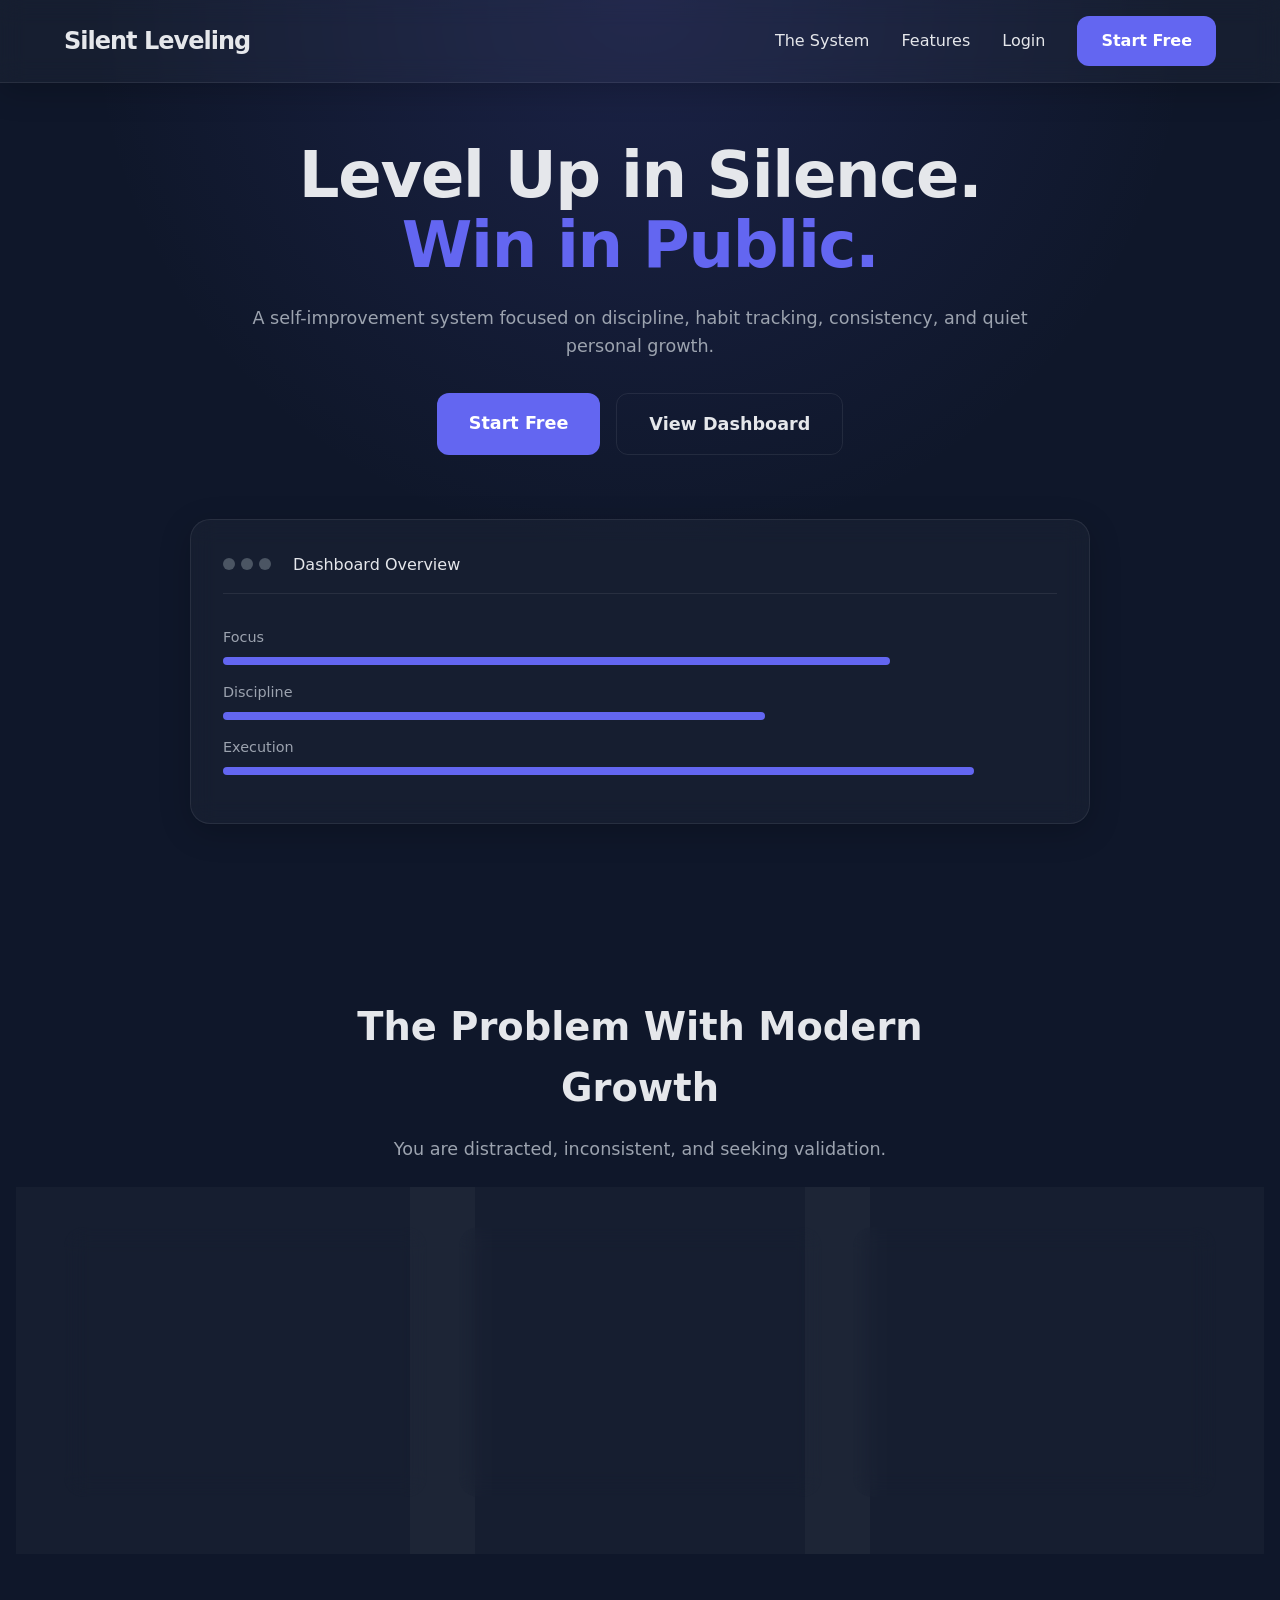
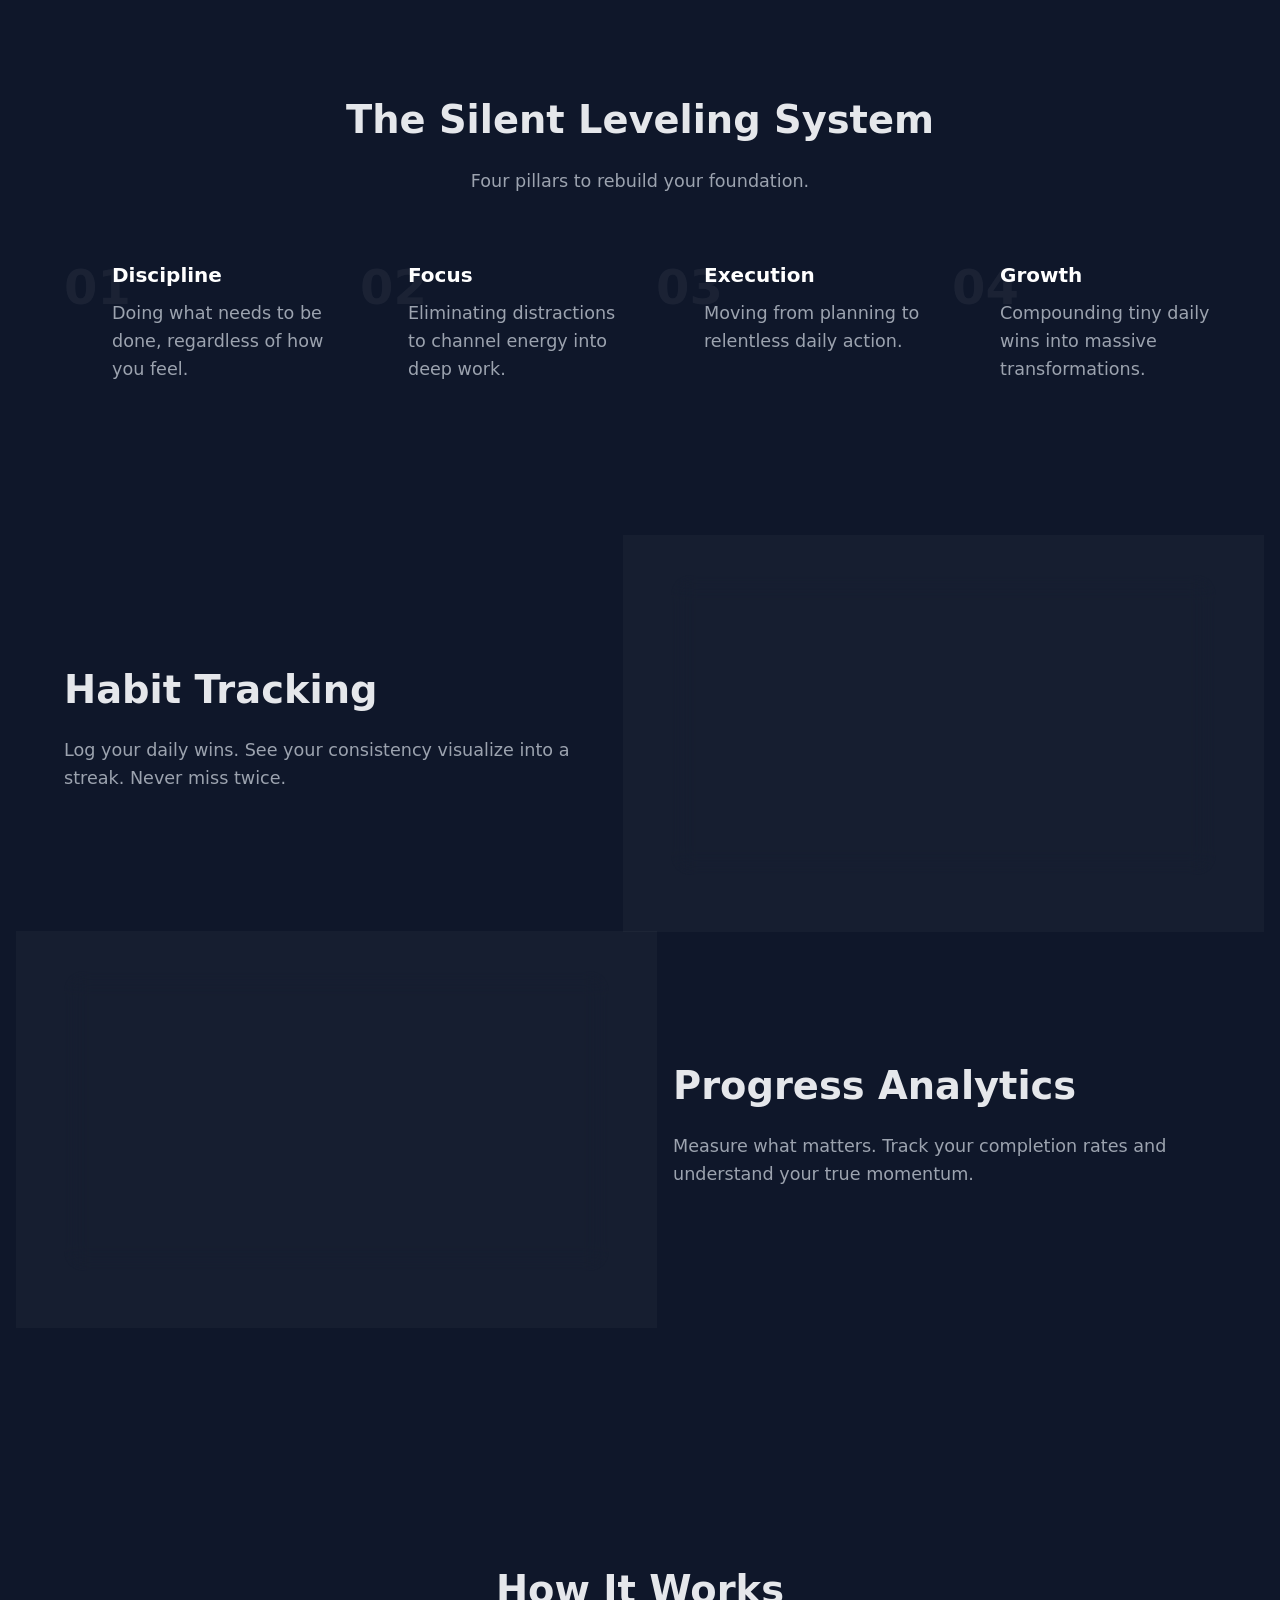
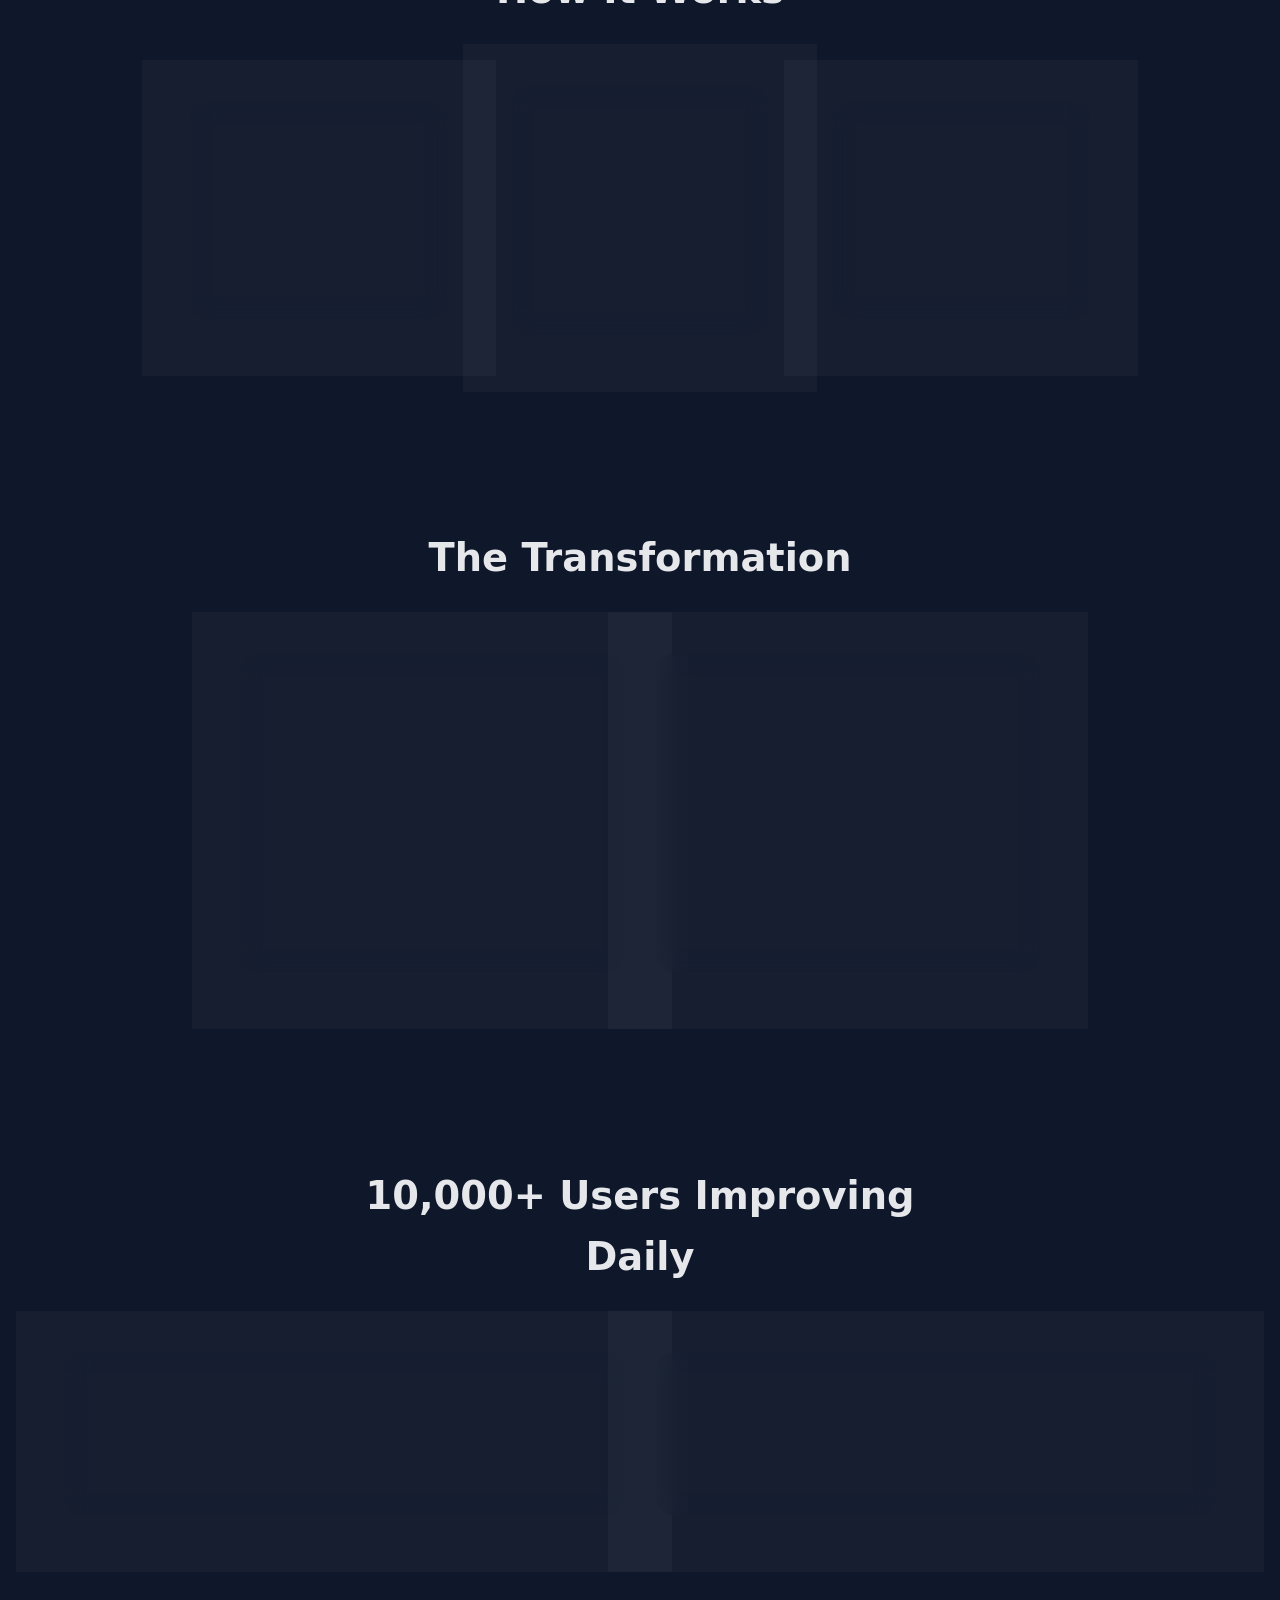
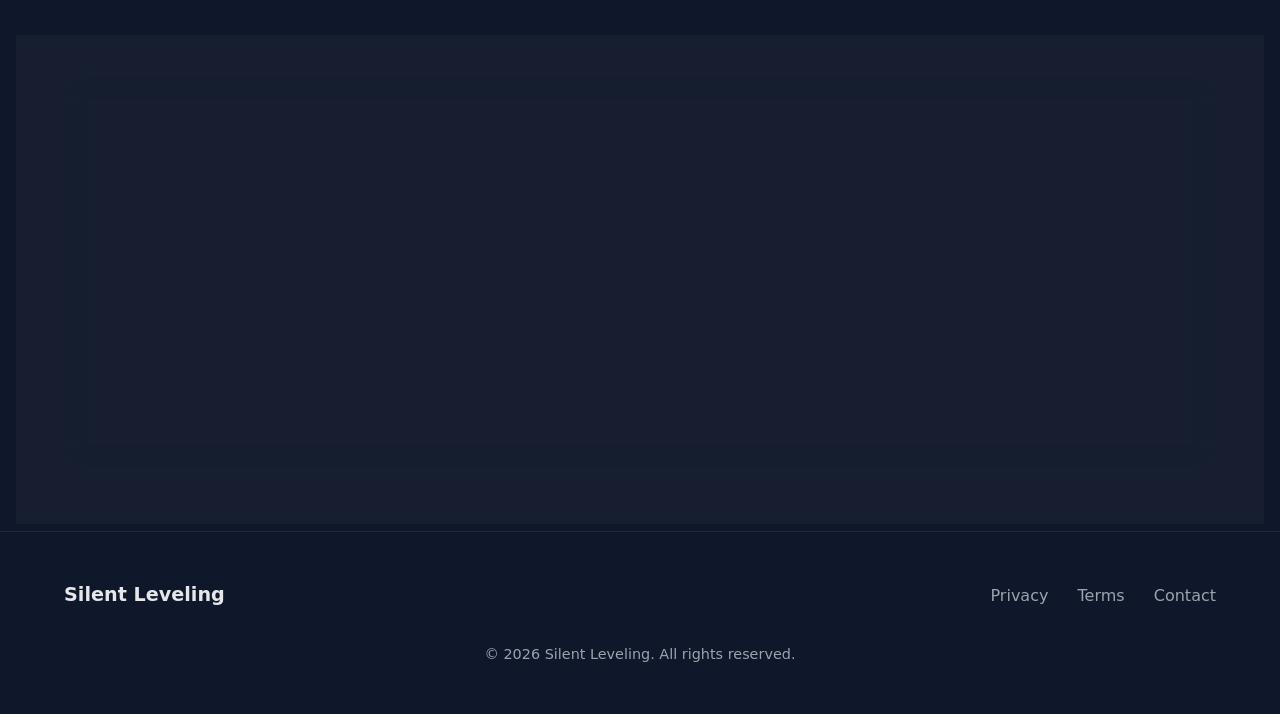
<file: index.html>
<!DOCTYPE html>
<html lang="en">
<head>
    <meta charset="UTF-8">
    <meta name="viewport" content="width=device-width, initial-scale=1.0">
    <title>Silent Leveling | Level Up in Silence</title>
    <link rel="stylesheet" href="styles.css">
</head>
<body>
    <nav class="navbar glass">
        <div class="logo">Silent Leveling</div>
        <div class="nav-links">
            <a href="#system">The System</a>
            <a href="#features">Features</a>
            <a href="signin.html" class="nav-login">Login</a>
            <a href="signup.html" class="btn-primary">Start Free</a>
        </div>
    </nav>

    <header class="hero">
        <div class="hero-content">
            <h1 class="fade-in">Level Up in Silence.<br><span class="accent-text">Win in Public.</span></h1>
            <p class="fade-in delay-1">A self-improvement system focused on discipline, habit tracking, consistency, and quiet personal growth.</p>
            <div class="hero-ctas fade-in delay-2">
                <a href="signup.html" class="btn-primary large">Start Free</a>
                <a href="dashboard.html" class="btn-secondary large">View Dashboard</a>
            </div>
        </div>
        <div class="hero-visual fade-in delay-3 glass">
            <div class="mock-dash-header">
                <div class="mock-dots">
                    <span></span><span></span><span></span>
                </div>
                <div class="mock-title">Dashboard Overview</div>
            </div>
            <div class="mock-stats">
                <div class="mock-stat"><span>Focus</span><div class="bar" style="width: 80%"></div></div>
                <div class="mock-stat"><span>Discipline</span><div class="bar" style="width: 65%"></div></div>
                <div class="mock-stat"><span>Execution</span><div class="bar" style="width: 90%"></div></div>
            </div>
        </div>
    </header>

    <section id="problem" class="problem-section observe">
        <div class="section-header">
            <h2>The Problem With Modern Growth</h2>
            <p>You are distracted, inconsistent, and seeking validation.</p>
        </div>
        <div class="grid-3">
            <div class="card glass">
                <div class="card-icon">⚡</div>
                <h3>Lack of Direction</h3>
                <p>Jumping from trend to trend without a solid foundation or clear end goal.</p>
            </div>
            <div class="card glass">
                <div class="card-icon">⏳</div>
                <h3>Procrastination</h3>
                <p>Waiting for motivation to strike instead of relying on unbreakable discipline.</p>
            </div>
            <div class="card glass">
                <div class="card-icon">📉</div>
                <h3>Inconsistency</h3>
                <p>Starting strong but failing to maintain the momentum when it gets difficult.</p>
            </div>
        </div>
    </section>

    <section id="system" class="system-section observe">
        <div class="section-header">
            <h2>The Silent Leveling System</h2>
            <p>Four pillars to rebuild your foundation.</p>
        </div>
        <div class="grid-4">
            <div class="pillar">
                <div class="pillar-number">01</div>
                <h3>Discipline</h3>
                <p>Doing what needs to be done, regardless of how you feel.</p>
            </div>
            <div class="pillar">
                <div class="pillar-number">02</div>
                <h3>Focus</h3>
                <p>Eliminating distractions to channel energy into deep work.</p>
            </div>
            <div class="pillar">
                <div class="pillar-number">03</div>
                <h3>Execution</h3>
                <p>Moving from planning to relentless daily action.</p>
            </div>
            <div class="pillar">
                <div class="pillar-number">04</div>
                <h3>Growth</h3>
                <p>Compounding tiny daily wins into massive transformations.</p>
            </div>
        </div>
    </section>

    <section id="features" class="features-section observe">
        <div class="feature-row">
            <div class="feature-text">
                <h2>Habit Tracking</h2>
                <p>Log your daily wins. See your consistency visualize into a streak. Never miss twice.</p>
            </div>
            <div class="feature-visual glass">
                <div class="mock-grid">
                    <div class="cell active"></div><div class="cell active"></div><div class="cell"></div><div class="cell active"></div><div class="cell active"></div>
                </div>
            </div>
        </div>
        <div class="feature-row reverse">
            <div class="feature-text">
                <h2>Progress Analytics</h2>
                <p>Measure what matters. Track your completion rates and understand your true momentum.</p>
            </div>
            <div class="feature-visual glass">
                <div class="mock-circle-chart">78%</div>
            </div>
        </div>
    </section>

    <section id="how-it-works" class="how-it-works observe">
        <div class="section-header">
            <h2>How It Works</h2>
        </div>
        <div class="steps-container">
            <div class="step glass">
                <div class="step-num">1</div>
                <h3>Track Habits</h3>
                <p>Define your core daily actions.</p>
            </div>
            <div class="step-connector"></div>
            <div class="step glass">
                <div class="step-num">2</div>
                <h3>Build Consistency</h3>
                <p>Execute silently every single day.</p>
            </div>
            <div class="step-connector"></div>
            <div class="step glass">
                <div class="step-num">3</div>
                <h3>Achieve Mastery</h3>
                <p>Transform your identity over time.</p>
            </div>
        </div>
    </section>

    <section class="benefits-section observe">
        <div class="section-header">
            <h2>The Transformation</h2>
        </div>
        <div class="before-after-grid">
            <div class="state before glass">
                <h3>Before</h3>
                <ul>
                    <li>Waiting for motivation</li>
                    <li>Easily distracted</li>
                    <li>Seeking external validation</li>
                    <li>Stagnant growth</li>
                </ul>
            </div>
            <div class="state after glass">
                <h3>After</h3>
                <ul>
                    <li>Relentless discipline</li>
                    <li>Laser-focused</li>
                    <li>Quiet confidence</li>
                    <li>Exponential growth</li>
                </ul>
            </div>
        </div>
    </section>

    <section class="social-proof observe">
        <div class="section-header">
            <h2>10,000+ Users Improving Daily</h2>
        </div>
        <div class="testimonials">
            <div class="testimonial glass">
                <p>"I stopped talking about my goals and started executing. The dashboard keeps me accountable."</p>
                <span>- Marcus T.</span>
            </div>
            <div class="testimonial glass">
                <p>"The minimalist design perfectly matches the mindset required for true self-improvement."</p>
                <span>- Sarah J.</span>
            </div>
        </div>
    </section>

    <section class="cta-section observe glass">
        <h2>Ready to Level Up?</h2>
        <p>Your future self is watching. Start building discipline today.</p>
        <a href="signup.html" class="btn-primary large">Create Your Account</a>
    </section>

    <footer>
        <div class="footer-content">
            <div class="footer-logo">Silent Leveling</div>
            <div class="footer-links">
                <a href="#">Privacy</a>
                <a href="#">Terms</a>
                <a href="#">Contact</a>
            </div>
        </div>
        <p class="copyright">&copy; 2026 Silent Leveling. All rights reserved.</p>
    </footer>

    <script src="script.js"></script>
</body>
</html>
</file>
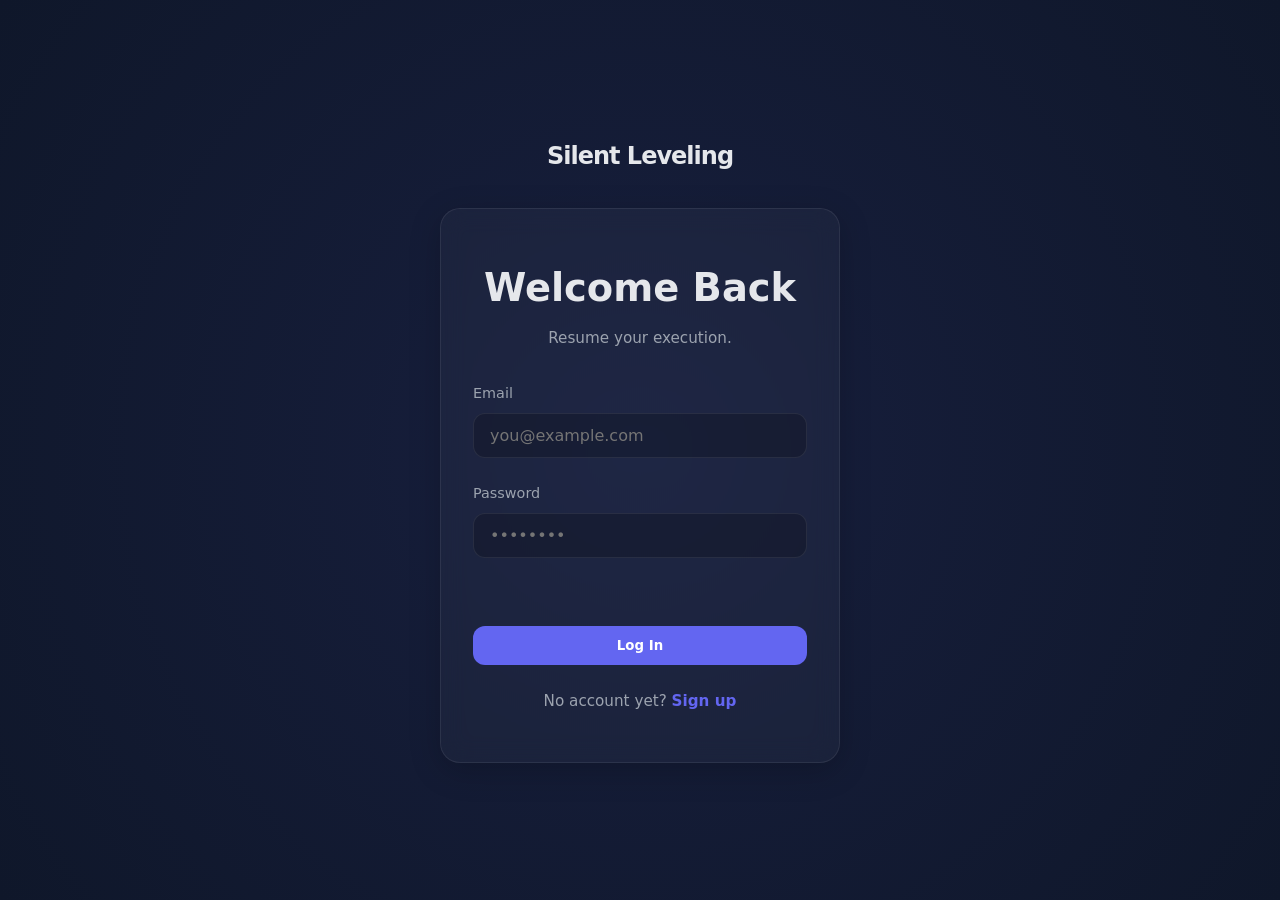
<file: dashboard.html>
<!DOCTYPE html>
<html lang="en">
<head>
    <meta charset="UTF-8">
    <meta name="viewport" content="width=device-width, initial-scale=1.0">
    <title>Dashboard | Silent Leveling</title>
    <link rel="stylesheet" href="styles.css">
    <link rel="stylesheet" href="dashboard.css">
</head>
<body>
    <div class="dashboard-layout">
        <aside class="sidebar glass">
            <div class="sidebar-header">
                <h2>Silent Leveling</h2>
            </div>
            <nav class="sidebar-nav">
                <a href="#" class="active">Habits</a>
                <a href="#">Analytics</a>
                <a href="#">Settings</a>
            </nav>
            <div class="sidebar-footer">
                <button id="logoutBtn" class="btn-secondary">Log Out</button>
            </div>
        </aside>

        <main class="main-content">
            <header class="top-header">
                <div>
                    <h1 id="greeting">Welcome Back</h1>
                    <p>Current Month: <span id="currentMonthStr"></span></p>
                </div>
                <div class="stats-panel">
                    <div class="stat-card glass">
                        <div class="stat-value" id="statCompleted">0</div>
                        <div class="stat-label">Total Completes</div>
                    </div>
                    <div class="stat-card glass">
                        <div class="stat-value accent-text" id="statRate">0%</div>
                        <div class="stat-label">Success Rate</div>
                    </div>
                </div>
            </header>

            <section class="habit-section glass">
                <div class="habit-header">
                    <h2>Daily Execution</h2>
                    <form id="addHabitForm" class="add-habit-form">
                        <input type="text" id="newHabitName" placeholder="New Habit (e.g. Read 10 pages)" required>
                        <button type="submit" class="btn-primary">Add</button>
                    </form>
                </div>

                <div class="tracker-container">
                    <div class="tracker-grid" id="trackerGrid">
                        </div>
                </div>
            </section>
        </main>
    </div>
    <script src="dashboard.js"></script>
</body>
</html>
</file>
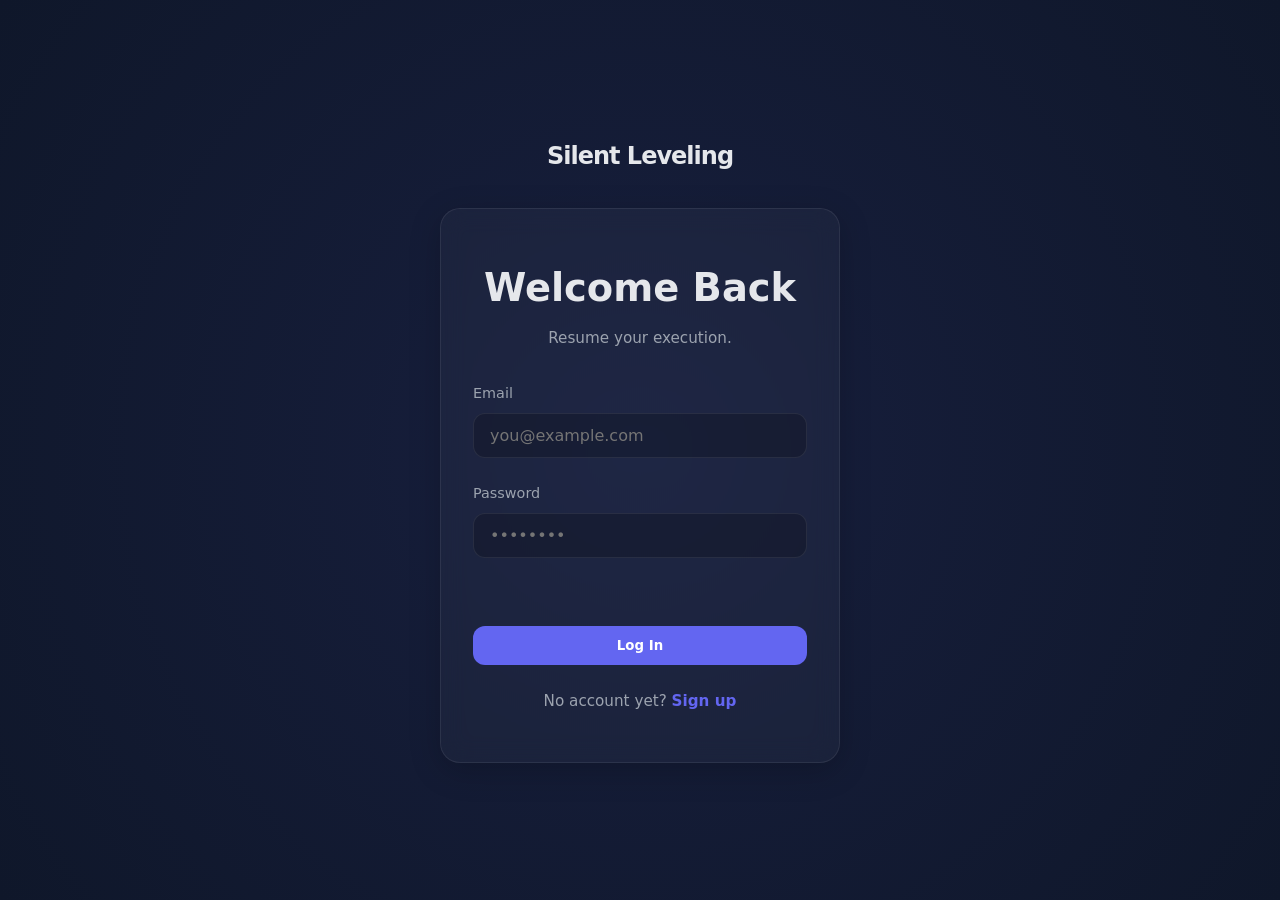
<file: signin.html>
<!DOCTYPE html>
<html lang="en">
<head>
    <meta charset="UTF-8">
    <meta name="viewport" content="width=device-width, initial-scale=1.0">
    <title>Log In | Silent Leveling</title>
    <link rel="stylesheet" href="styles.css">
    <link rel="stylesheet" href="auth.css">
</head>
<body>
    <div class="auth-container">
        <a href="index.html" class="auth-logo">Silent Leveling</a>
        <div class="auth-card glass">
            <h2>Welcome Back</h2>
            <p>Resume your execution.</p>
            <form id="signinForm">
                <div class="input-group">
                    <label for="email">Email</label>
                    <input type="email" id="email" required placeholder="you@example.com">
                </div>
                <div class="input-group">
                    <label for="password">Password</label>
                    <input type="password" id="password" required placeholder="••••••••">
                </div>
                <div id="error-msg" class="error-msg"></div>
                <button type="submit" class="btn-primary auth-btn">Log In</button>
            </form>
            <p class="auth-switch">No account yet? <a href="signup.html">Sign up</a></p>
        </div>
    </div>
    <script src="auth.js"></script>
</body>
</html>
</file>
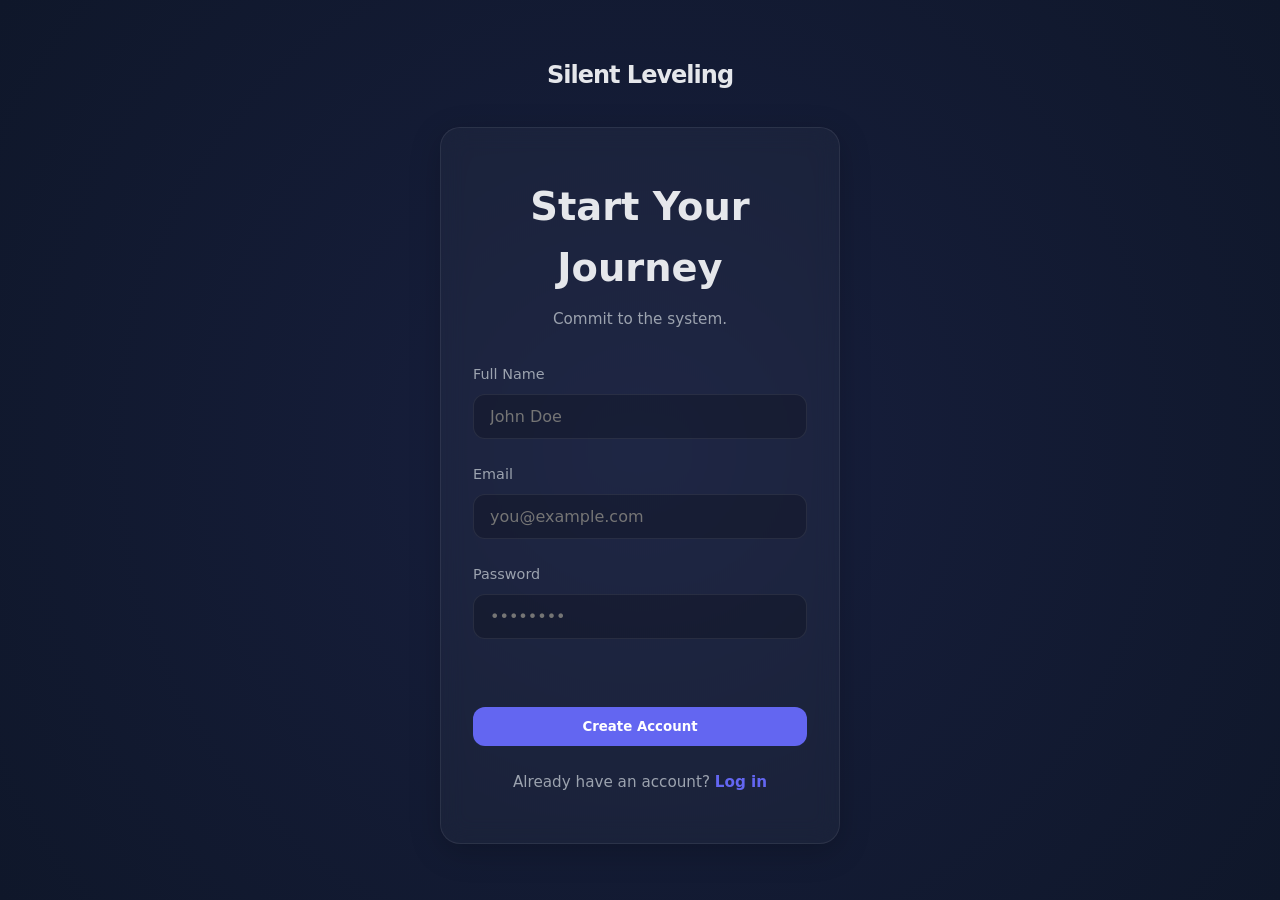
<file: signup.html>
<!DOCTYPE html>
<html lang="en">
<head>
    <meta charset="UTF-8">
    <meta name="viewport" content="width=device-width, initial-scale=1.0">
    <title>Sign Up | Silent Leveling</title>
    <link rel="stylesheet" href="styles.css">
    <link rel="stylesheet" href="auth.css">
</head>
<body>
    <div class="auth-container">
        <a href="index.html" class="auth-logo">Silent Leveling</a>
        <div class="auth-card glass">
            <h2>Start Your Journey</h2>
            <p>Commit to the system.</p>
            <form id="signupForm">
                <div class="input-group">
                    <label for="name">Full Name</label>
                    <input type="text" id="name" required placeholder="John Doe">
                </div>
                <div class="input-group">
                    <label for="email">Email</label>
                    <input type="email" id="email" required placeholder="you@example.com">
                </div>
                <div class="input-group">
                    <label for="password">Password</label>
                    <input type="password" id="password" required placeholder="••••••••">
                </div>
                <div id="error-msg" class="error-msg"></div>
                <button type="submit" class="btn-primary auth-btn">Create Account</button>
            </form>
            <p class="auth-switch">Already have an account? <a href="signin.html">Log in</a></p>
        </div>
    </div>
    <script src="auth.js"></script>
</body>
</html>
</file>
<file: styles.css>
:root {
    --bg-color: #0f172a;
    --primary: #6366f1;
    --primary-hover: #4f46e5;
    --accent: #22c55e;
    --text-main: #e5e7eb;
    --text-muted: #9ca3af;
    --glass-bg: rgba(255, 255, 255, 0.03);
    --glass-border: rgba(255, 255, 255, 0.08);
    --radius-lg: 20px;
    --radius-md: 12px;
    --transition: all 0.3s ease;
}

* {
    margin: 0;
    padding: 0;
    box-sizing: border-box;
    font-family: system-ui, -apple-system, BlinkMacSystemFont, 'Segoe UI', Roboto, sans-serif;
}

body {
    background-color: var(--bg-color);
    color: var(--text-main);
    line-height: 1.6;
    overflow-x: hidden;
}

a {
    text-decoration: none;
    color: inherit;
}

h1 { font-size: clamp(2.5rem, 5vw, 4.5rem); line-height: 1.1; margin-bottom: 1.5rem; letter-spacing: -0.02em; }
h2 { font-size: clamp(2rem, 3vw, 2.5rem); margin-bottom: 1rem; }
h3 { font-size: 1.25rem; margin-bottom: 0.5rem; color: #fff; }
p { color: var(--text-muted); font-size: 1.1rem; }
.accent-text { color: var(--primary); }

.glass {
    background: var(--glass-bg);
    backdrop-filter: blur(12px);
    -webkit-backdrop-filter: blur(12px);
    border: 1px solid var(--glass-border);
    border-radius: var(--radius-lg);
    box-shadow: 0 8px 32px rgba(0, 0, 0, 0.2);
}

.btn-primary, .btn-secondary {
    padding: 0.75rem 1.5rem;
    border-radius: var(--radius-md);
    font-weight: 600;
    transition: var(--transition);
    cursor: pointer;
    display: inline-block;
    border: none;
    text-align: center;
}

.btn-primary { background: var(--primary); color: #fff; }
.btn-primary:hover { background: var(--primary-hover); transform: translateY(-2px); }

.btn-secondary { background: transparent; border: 1px solid var(--glass-border); color: var(--text-main); }
.btn-secondary:hover { background: var(--glass-bg); transform: translateY(-2px); }

.large { padding: 1rem 2rem; font-size: 1.1rem; }

.navbar {
    position: fixed;
    top: 0; width: 100%; z-index: 100;
    display: flex; justify-content: space-between; align-items: center;
    padding: 1rem 5%;
    border-radius: 0; border-top: none; border-left: none; border-right: none;
}
.logo { font-size: 1.5rem; font-weight: 700; letter-spacing: -1px; }
.nav-links { display: flex; gap: 2rem; align-items: center; }
.nav-links a:not(.btn-primary) { transition: var(--transition); }
.nav-links a:not(.btn-primary):hover { color: var(--primary); }

section { padding: 6rem 5%; }
.section-header { text-align: center; margin-bottom: 4rem; max-width: 600px; margin-inline: auto; }

.hero {
    min-height: 100vh;
    display: flex; flex-direction: column; align-items: center; justify-content: center;
    text-align: center; padding: 8rem 5% 4rem; position: relative;
    background: radial-gradient(circle at 50% 0%, rgba(99, 102, 241, 0.15) 0%, transparent 50%);
}
.hero-content { max-width: 800px; margin-bottom: 4rem; z-index: 2; }
.hero-ctas { display: flex; gap: 1rem; justify-content: center; margin-top: 2rem; }

.hero-visual { width: 100%; max-width: 900px; padding: 2rem; }
.mock-dash-header { display: flex; align-items: center; gap: 1rem; margin-bottom: 2rem; border-bottom: 1px solid var(--glass-border); padding-bottom: 1rem; }
.mock-dots span { display: inline-block; width: 12px; height: 12px; border-radius: 50%; background: #4b5563; margin-right: 6px; }
.mock-stat { margin-bottom: 1rem; text-align: left; }
.mock-stat span { display: block; margin-bottom: 0.5rem; font-size: 0.9rem; color: var(--text-muted); }
.bar { height: 8px; background: var(--primary); border-radius: 4px; transition: width 1s ease; }

.grid-3 { display: grid; grid-template-columns: repeat(auto-fit, minmax(300px, 1fr)); gap: 2rem; }
.grid-4 { display: grid; grid-template-columns: repeat(auto-fit, minmax(250px, 1fr)); gap: 2rem; }

.card { padding: 2rem; transition: var(--transition); }
.card:hover { transform: translateY(-5px); border-color: rgba(255,255,255,0.15); }
.card-icon { font-size: 2.5rem; margin-bottom: 1rem; }

.pillar { position: relative; padding-left: 3rem; }
.pillar-number { position: absolute; left: 0; top: -10px; font-size: 3rem; font-weight: 800; color: rgba(255,255,255,0.05); }

.feature-row { display: flex; align-items: center; gap: 4rem; margin-bottom: 6rem; }
.feature-row.reverse { flex-direction: row-reverse; }
.feature-text, .feature-visual { flex: 1; }
.feature-visual { min-height: 300px; display: flex; align-items: center; justify-content: center; }
.mock-grid { display: grid; grid-template-columns: repeat(5, 1fr); gap: 10px; }
.cell { width: 40px; height: 40px; background: var(--glass-bg); border-radius: 8px; border: 1px solid var(--glass-border); }
.cell.active { background: var(--accent); border-color: var(--accent); box-shadow: 0 0 15px rgba(34, 197, 94, 0.3); }
.mock-circle-chart { width: 150px; height: 150px; border-radius: 50%; border: 10px solid var(--primary); display: flex; align-items: center; justify-content: center; font-size: 2rem; font-weight: 700; border-left-color: var(--glass-bg); transform: rotate(45deg); }
.mock-circle-chart::after { content: "78%"; position: absolute; transform: rotate(-45deg); }

.steps-container { display: flex; align-items: center; justify-content: space-between; max-width: 900px; margin: 0 auto; flex-wrap: wrap; gap: 2rem; }
.step { flex: 1; min-width: 200px; padding: 2rem; text-align: center; position: relative; }
.step-num { width: 40px; height: 40px; background: var(--primary); border-radius: 50%; display: flex; align-items: center; justify-content: center; margin: 0 auto 1rem; font-weight: bold; color: white; }

.before-after-grid { display: grid; grid-template-columns: 1fr 1fr; gap: 2rem; max-width: 800px; margin: 0 auto; }
.state { padding: 3rem; }
.state ul { list-style: none; margin-top: 1.5rem; }
.state li { margin-bottom: 1rem; padding-left: 1.5rem; position: relative; }
.state.before li::before { content: "✕"; position: absolute; left: 0; color: #ef4444; }
.state.after li::before { content: "✓"; position: absolute; left: 0; color: var(--accent); }
.testimonials { display: grid; grid-template-columns: repeat(auto-fit, minmax(300px, 1fr)); gap: 2rem; }
.testimonial { padding: 2rem; font-style: italic; }
.testimonial span { display: block; margin-top: 1rem; font-weight: bold; font-style: normal; color: var(--primary); }
.cta-section { text-align: center; padding: 6rem 2rem; margin: 4rem 5%; }
.cta-section h2 { margin-bottom: 1rem; }
.cta-section p { margin-bottom: 2rem; }

footer { border-top: 1px solid var(--glass-border); padding: 3rem 5%; text-align: center; }
.footer-content { display: flex; justify-content: space-between; align-items: center; margin-bottom: 2rem; flex-wrap: wrap; gap: 1rem; }
.footer-logo { font-weight: bold; font-size: 1.2rem; }
.footer-links a { margin-left: 1.5rem; color: var(--text-muted); transition: var(--transition); }
.footer-links a:hover { color: #fff; }
.copyright { font-size: 0.9rem; }
.fade-in { opacity: 0; transform: translateY(20px); animation: fadeIn 0.8s forwards; }
.delay-1 { animation-delay: 0.2s; }
.delay-2 { animation-delay: 0.4s; }
.delay-3 { animation-delay: 0.6s; }

@keyframes fadeIn {
    to { opacity: 1; transform: translateY(0); }
}

.observe { opacity: 0; transform: translateY(30px); transition: all 0.8s ease-out; }
.observe.visible { opacity: 1; transform: translateY(0); }


@media (max-width: 768px) {
    .nav-links a:not(.btn-primary) { display: none; }
    .hero-ctas { flex-direction: column; }
    .feature-row, .feature-row.reverse { flex-direction: column; }
    .before-after-grid { grid-template-columns: 1fr; }
}
</file>
<file: dashboard.css>
.dashboard-layout {
    display: flex;
    height: 100vh;
    overflow: hidden;
    background: var(--bg-color);
}

.sidebar {
    width: 250px;
    height: calc(100vh - 2rem);
    margin: 1rem;
    display: flex;
    flex-direction: column;
    padding: 2rem 1.5rem;
    border-radius: var(--radius-lg);
}

.sidebar-header h2 {
    font-size: 1.25rem;
    margin-bottom: 3rem;
    letter-spacing: -0.5px;
}

.sidebar-nav {
    flex: 1;
    display: flex;
    flex-direction: column;
    gap: 0.5rem;
}

.sidebar-nav a {
    padding: 0.75rem 1rem;
    border-radius: var(--radius-md);
    color: var(--text-muted);
    transition: var(--transition);
}

.sidebar-nav a:hover, .sidebar-nav a.active {
    background: rgba(255, 255, 255, 0.05);
    color: var(--text-main);
}

.sidebar-footer {
    margin-top: auto;
}

.sidebar-footer button {
    width: 100%;
}

.main-content {
    flex: 1;
    overflow-y: auto;
    padding: 2rem 3rem 2rem 1rem;
    display: flex;
    flex-direction: column;
    gap: 2rem;
}

.top-header {
    display: flex;
    justify-content: space-between;
    align-items: flex-end;
}

.top-header h1 {
    font-size: 2rem;
    margin-bottom: 0.25rem;
}

.stats-panel {
    display: flex;
    gap: 1rem;
}

.stat-card {
    padding: 1rem 1.5rem;
    min-width: 140px;
    text-align: center;
}

.stat-value {
    font-size: 1.75rem;
    font-weight: 700;
    line-height: 1;
    margin-bottom: 0.25rem;
}

.stat-label {
    font-size: 0.8rem;
    color: var(--text-muted);
    text-transform: uppercase;
    letter-spacing: 0.5px;
}
.habit-section {
    padding: 2rem;
    display: flex;
    flex-direction: column;
    gap: 2rem;
    flex: 1;
}

.habit-header {
    display: flex;
    justify-content: space-between;
    align-items: center;
    flex-wrap: wrap;
    gap: 1rem;
}

.add-habit-form {
    display: flex;
    gap: 0.5rem;
}

.add-habit-form input {
    padding: 0.5rem 1rem;
    background: rgba(0,0,0,0.2);
    border: 1px solid var(--glass-border);
    border-radius: var(--radius-md);
    color: white;
    width: 250px;
}

.add-habit-form input:focus {
    outline: none;
    border-color: var(--primary);
}


.tracker-container {
    overflow-x: auto;
    padding-bottom: 1rem;
}

.tracker-grid {
    display: grid;
    gap: 4px;
    grid-template-columns: 200px repeat(31, minmax(32px, 1fr));
    align-items: center;
}

.grid-header {
    font-size: 0.75rem;
    color: var(--text-muted);
    text-align: center;
    padding: 0.5rem 0;
}

.habit-name {
    font-size: 0.9rem;
    font-weight: 500;
    padding-right: 1rem;
    white-space: nowrap;
    overflow: hidden;
    text-overflow: ellipsis;
}

.habit-cell {
    width: 100%;
    aspect-ratio: 1;
    background: rgba(255,255,255,0.03);
    border: 1px solid var(--glass-border);
    border-radius: 6px;
    cursor: pointer;
    transition: all 0.2s ease;
}

.habit-cell:hover {
    background: rgba(255,255,255,0.1);
}

.habit-cell.done {
    background: var(--accent);
    border-color: var(--accent);
    box-shadow: 0 0 10px rgba(34, 197, 94, 0.2);
}

.habit-row-delete {
    background: transparent;
    border: none;
    color: #ef4444;
    cursor: pointer;
    font-size: 0.8rem;
    margin-left: 0.5rem;
    opacity: 0.5;
}
.habit-row-delete:hover { opacity: 1; }

@media (max-width: 1024px) {
    .dashboard-layout { flex-direction: column; }
    .sidebar { width: auto; height: auto; margin: 0; border-radius: 0; padding: 1rem; flex-direction: row; justify-content: space-between; align-items: center; border-bottom: 1px solid var(--glass-border); }
    .sidebar-header h2 { margin-bottom: 0; }
    .sidebar-nav { flex-direction: row; }
    .top-header { flex-direction: column; align-items: flex-start; gap: 1rem; }
}
</file>
<file: auth.css>
.auth-container {
    min-height: 100vh;
    display: flex;
    flex-direction: column;
    align-items: center;
    justify-content: center;
    padding: 2rem;
    background: radial-gradient(circle at 50% 50%, rgba(99, 102, 241, 0.1) 0%, var(--bg-color) 100%);
}

.auth-logo {
    font-size: 1.5rem;
    font-weight: 700;
    margin-bottom: 2rem;
    letter-spacing: -1px;
}

.auth-card {
    width: 100%;
    max-width: 400px;
    padding: 3rem 2rem;
    text-align: center;
}

.auth-card h2 {
    margin-bottom: 0.5rem;
}

.auth-card p {
    margin-bottom: 2rem;
    font-size: 0.95rem;
}

.input-group {
    text-align: left;
    margin-bottom: 1.5rem;
}

.input-group label {
    display: block;
    margin-bottom: 0.5rem;
    font-size: 0.9rem;
    color: var(--text-muted);
}

.input-group input {
    width: 100%;
    padding: 0.75rem 1rem;
    background: rgba(0, 0, 0, 0.2);
    border: 1px solid var(--glass-border);
    border-radius: var(--radius-md);
    color: var(--text-main);
    font-size: 1rem;
    transition: var(--transition);
}

.input-group input:focus {
    outline: none;
    border-color: var(--primary);
    box-shadow: 0 0 0 2px rgba(99, 102, 241, 0.2);
}

.auth-btn {
    width: 100%;
    margin-top: 1rem;
}

.auth-switch {
    margin-top: 1.5rem !important;
    margin-bottom: 0 !important;
}

.auth-switch a {
    color: var(--primary);
    font-weight: 600;
}

.auth-switch a:hover {
    text-decoration: underline;
}

.error-msg {
    color: #ef4444;
    font-size: 0.85rem;
    text-align: left;
    min-height: 20px;
    margin-top: -0.5rem;
    margin-bottom: 1rem;
}
</file>
